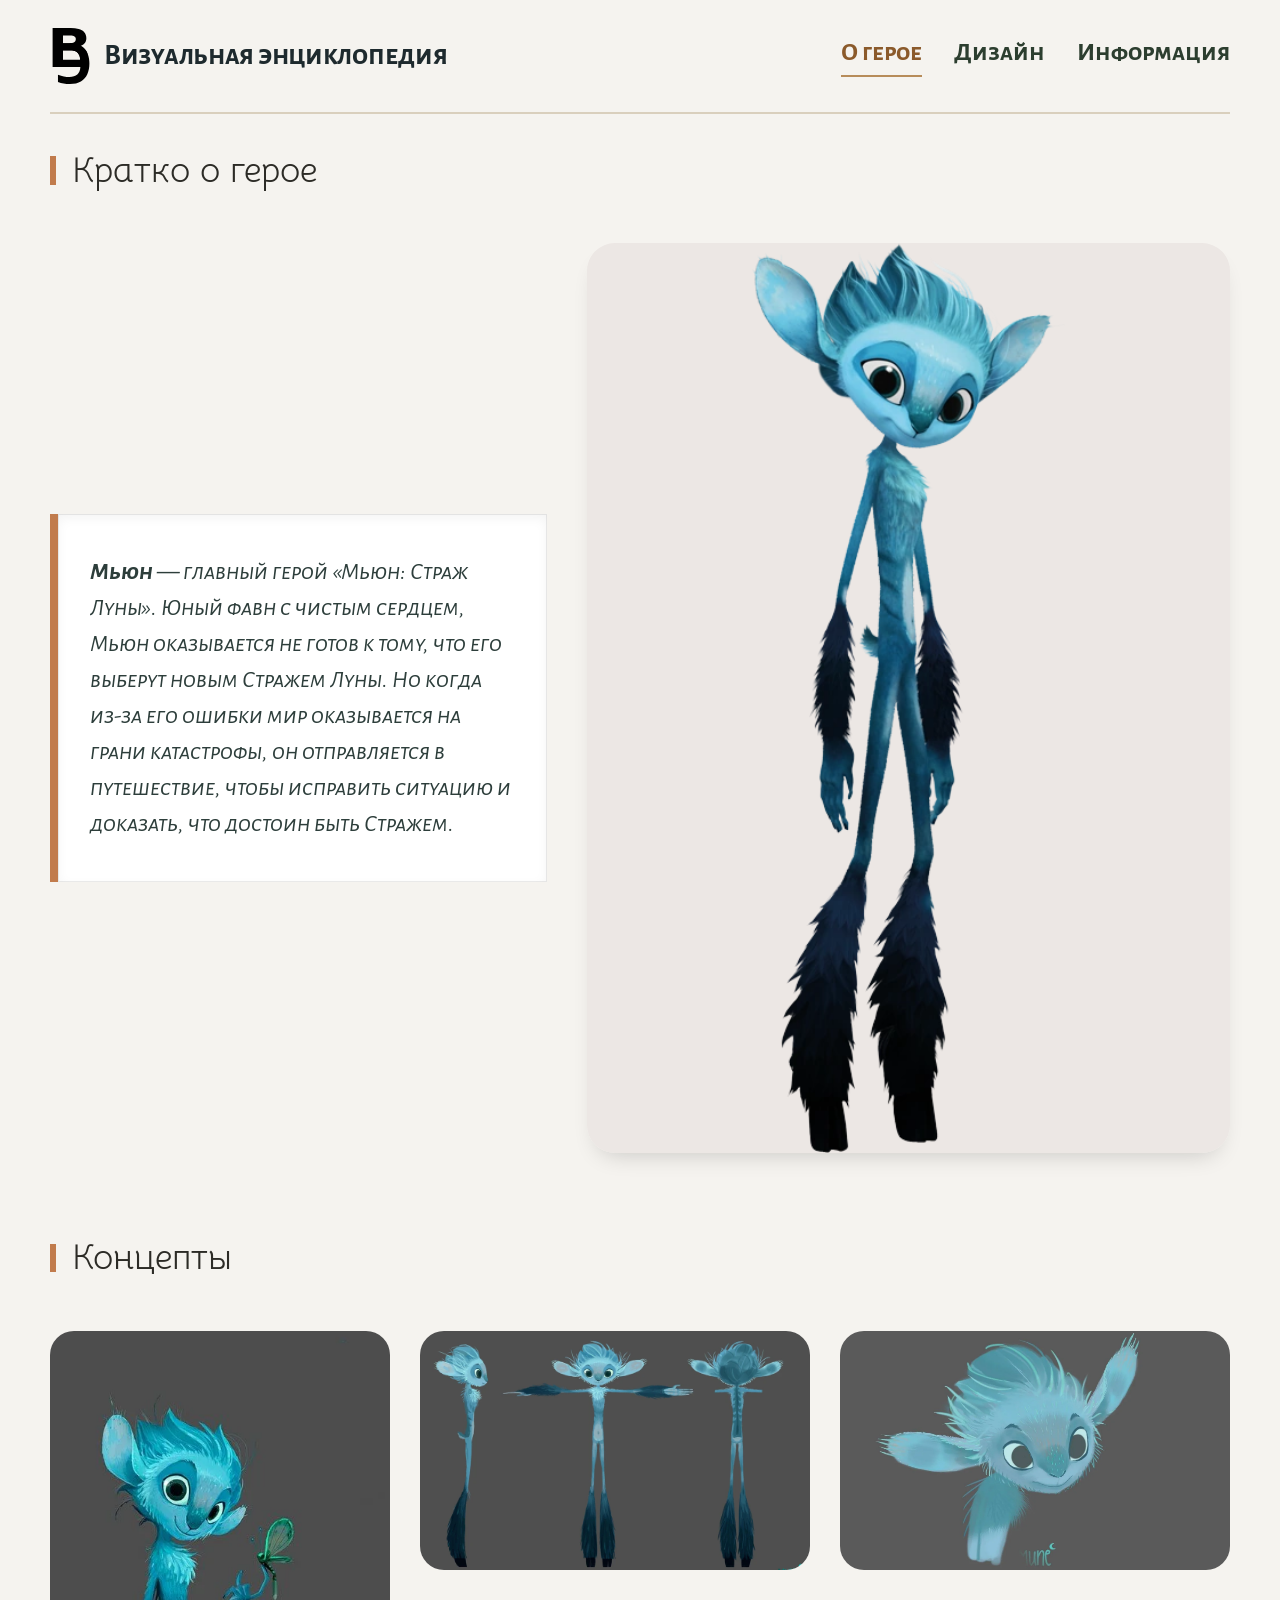
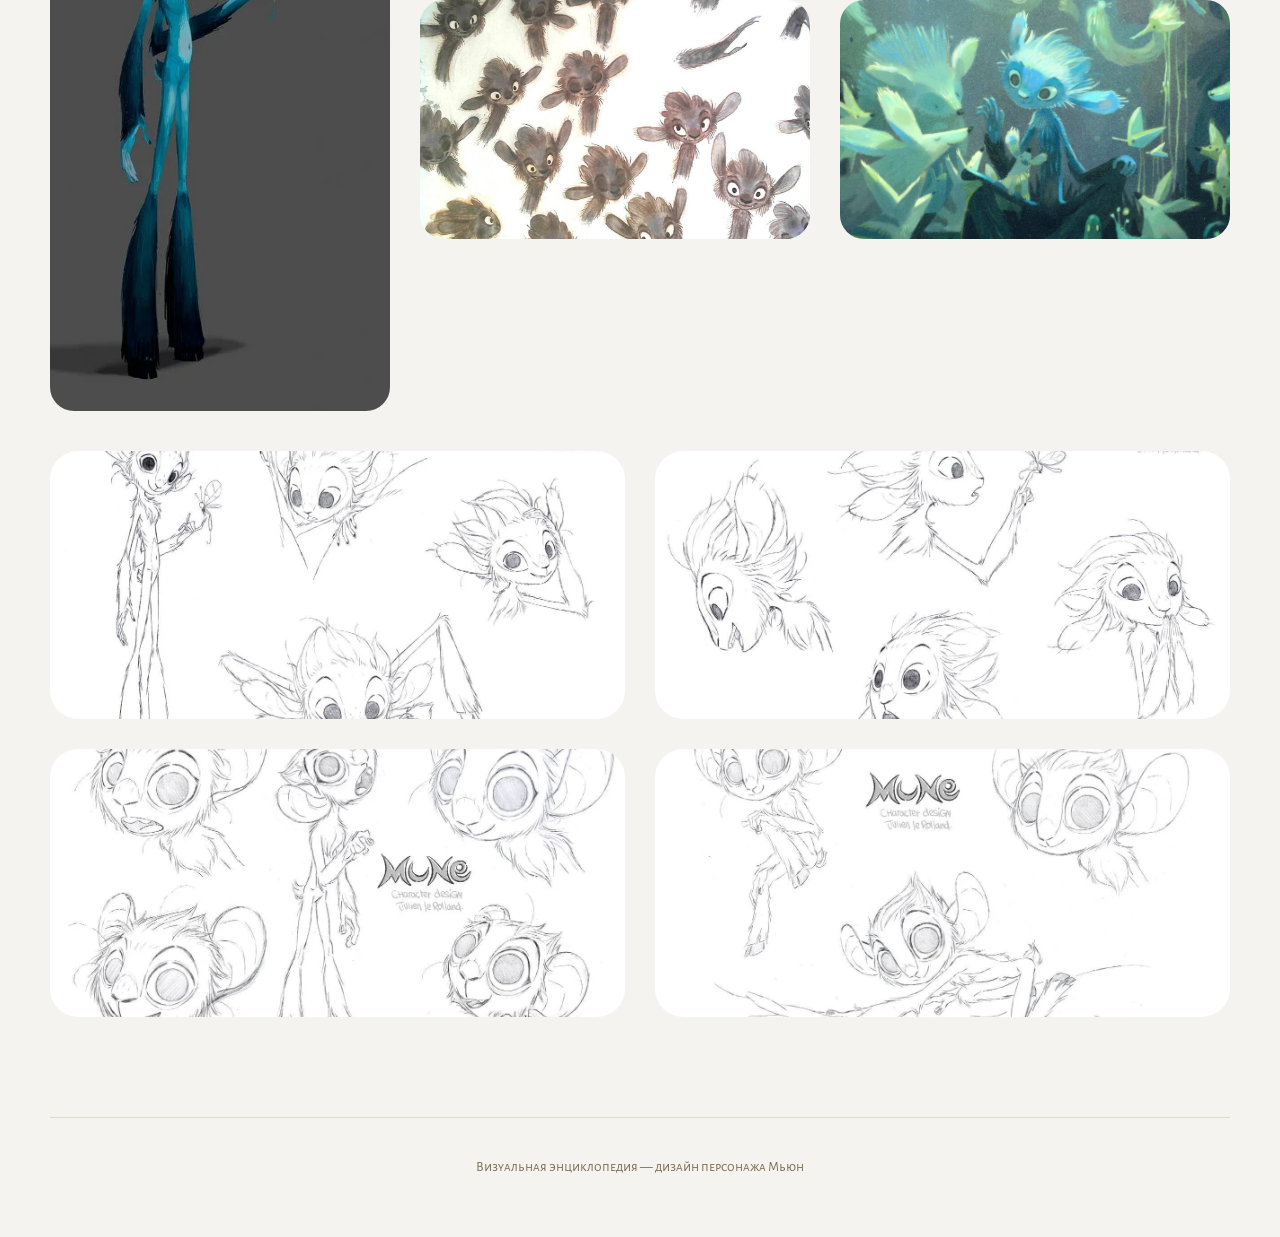
<file: index.html>
<!DOCTYPE html>
<html lang="ru">
<head>
    <meta charset="UTF-8">
    <meta name="viewport" content="width=device-width, initial-scale=1.0, viewport-fit=cover">
    <title>Визуальная энциклопедия — Мьюн</title>
    <link rel="stylesheet" href="style.css">
    <link rel="icon" type="image/svg+xml" href="img/ВЭ.svg">
    
    <!-- Шрифты -->
    <link href="https://fonts.googleapis.com/css2?family=Bellota:wght@400;700&family=Alegreya+Sans+SC:wght@400;500;700&display=swap" rel="stylesheet">
    <style>
        /* ========== УНИКАЛЬНЫЕ СТИЛИ ТОЛЬКО ДЛЯ ГЛАВНОЙ СТРАНИЦЫ ========== */
        
        /* БЛОК 1: О ГЕРОЕ */
        .hero-block {
            margin-bottom: 80px;
        }

        .hero-layout {
            display: flex;
            align-items: center;
            justify-content: space-between;
            gap: 40px;
        }

        .hero-text-card {
            flex: 1;
            background: white;
            padding: 2.5rem 2rem;
            border-left: 8px solid #c17b4c;
            box-shadow: inset 0 0 0 1px rgba(0, 0, 0, 0.08), inset 0 4px 12px rgba(0, 0, 0, 0.05);
            font-style: italic;
        }

        .hero-text-card p {
            font-size: 2rem;
            line-height: 1.5;
            color: #2d3e3b;
            font-style: italic;
        }

        .hero-image {
            flex-shrink: 0;
            width: 643px;
            height: 910px;
            border-radius: 28px;
            overflow: hidden;
            box-shadow: 0 12px 24px -12px rgba(0, 0, 0, 0.2);
            cursor: pointer;
        }

        .hero-image img {
            width: 100%;
            height: 100%;
            object-fit: contain;
            background-color: #ece7e4;
        }

        /* БЛОК 2: КОНЦЕПТЫ */
        .concepts-block {
            margin-bottom: 100px;
        }

        .concepts-grid {
            display: flex;
            flex-direction: column;
            gap: 40px;
        }

        .top-group {
            display: grid;
            grid-template-columns: auto 1fr;
            gap: 40px;
            align-items: start;
        }

        .vertical-card {
            width: 414px;
            height: 828px;
            border-radius: 24px;
            overflow: hidden;
            cursor: pointer;
        }

        .vertical-card img {
            width: 100%;
            height: 100%;
            object-fit: cover;
        }

        .four-horizontal {
            display: grid;
            grid-template-columns: repeat(2, 1fr);
            gap: 40px;
        }

        .horiz-card {
            border-radius: 24px;
            aspect-ratio: 642 / 394;
            width: 100%;
            overflow: hidden;
            cursor: pointer;
        }

        .horiz-card img {
            width: 100%;
            height: 100%;
            object-fit: cover;
        }

        .bottom-group {
            display: grid;
            grid-template-columns: repeat(2, 1fr);
            gap: 40px;
        }

        .large-card {
            border-radius: 28px;
            aspect-ratio: 643 / 300;
            width: 100%;
            overflow: hidden;
            cursor: pointer;
        }

        .large-card img {
            width: 100%;
            height: 100%;
            object-fit: cover;
        }

        /* АДАПТИВНОСТЬ ГЛАВНОЙ СТРАНИЦЫ */
        @media (max-width: 1300px) {
            .top-group, .four-horizontal, .bottom-group { gap: 30px; }
            .vertical-card { width: 340px; height: auto; aspect-ratio: 414 / 828; }
            .hero-text-card p { font-size: 1.5rem; }
        }

        @media (max-width: 1024px) {
            .hero-text-card p { font-size: 1.2rem; }
            .vertical-card { width: 280px; }
            .hero-image { width: 480px; height: auto; aspect-ratio: 643 / 910; }
        }

        @media (max-width: 768px) {
            .hero-layout {
                flex-direction: column;
                align-items: center;
                text-align: center;
            }
            .hero-image {
                width: 100%;
                max-width: 400px;
                margin: 0 auto;
                border-radius: 14px;
            }
            .hero-text-card { width: 100%; text-align: left; }
            .hero-text-card p { font-size: 1rem; }
            .top-group { grid-template-columns: 1fr; gap: 30px; }
            .vertical-card {
                width: 100%;
                max-width: 300px;
                margin: 0 auto;
                border-radius: 14px;
            }
            .bottom-group { grid-template-columns: repeat(2, 1fr); }
            .large-card, .horiz-card { border-radius: 14px; }
        }

        @media (max-width: 480px) {
            .four-horizontal, .bottom-group {
                grid-template-columns: 1fr;
                gap: 20px;
            }
            .horiz-card, .large-card { border-radius: 8px; }
            .hero-image { border-radius: 8px; }
            .hero-text-card p { font-size: 0.85rem; }
            .hero-text-card { padding: 1.2rem; }
        }

        @media (max-width: 375px) {
            .hero-image { max-width: 280px; border-radius: 5px; }
            .hero-text-card p { font-size: 0.75rem; }
            .hero-text-card { width: 200px; height: 190px; padding: 1rem; }
            .vertical-card { max-width: 220px; border-radius: 5px; }
            .four-horizontal, .bottom-group, .horiz-card, .large-card { gap: 15px; border-radius: 5px; }
        }
    </style>
</head>
<body>

<div class="container">
    <!-- НАВИГАЦИЯ -->
    <nav class="navbar">
        <div class="logo-area" id="logoClick">
            <div class="logo-placeholder">
                <img src="img/Vector.svg" alt="Логотип ВЭ">
            </div>
            <span class="logo-text">Визуальная энциклопедия</span>
        </div>
        <div class="nav-links">
            <a class="nav-link active" href="index.html">О герое</a>
            <a class="nav-link" id="navDesign" href="design.html">Дизайн</a>
            <a class="nav-link" id="navInfo" href="info.html">Информация</a>
        </div>
    </nav>
    
    <div class="nav-divider"></div>

    <!-- БЛОК 1: О ГЕРОЕ -->
    <div class="hero-block">
        <div class="section-title">Кратко о герое</div>
        <div class="hero-layout">
            <div class="hero-text-card">
                <p>
                    <strong>Мьюн</strong> — главный герой «Мьюн: Страж Луны». Юный фавн с чистым сердцем, Мьюн оказывается не готов к тому, что его выберут новым Стражем Луны. Но когда из-за его ошибки мир оказывается на грани катастрофы, он отправляется в путешествие, чтобы исправить ситуацию и доказать, что достоин быть Стражем.
                </p>
            </div>
            <div class="hero-image clickable-image">
                <img src="img/мюн.webp" alt="Мун" draggable="false">
            </div>
        </div>
    </div>

    <!-- БЛОК 2: КОНЦЕПТЫ -->
    <div class="concepts-block">
        <div class="section-title">Концепты</div>
        <div class="concepts-grid">
            
            <!-- Верхняя группа -->
            <div class="top-group">
                <div class="vertical-card clickable-image">
                    <img src="img/мюн концепт в цвете 2.webp" alt="Мюн концепт в цвете 2" draggable="false">
                </div>
                
                <div class="four-horizontal">
                    <div class="horiz-card clickable-image">
                        <img src="img/мюн референс.webp" alt="Мюн референс" draggable="false">
                    </div>
                    <div class="horiz-card clickable-image">
                        <img src="img/мюн концепт в цвете.webp" alt="Мюн концепт в цвете" draggable="false">
                    </div>
                    <div class="horiz-card clickable-image">
                        <img src="img/мюн концепт.webp" alt="Мюн концепт" draggable="false">
                    </div>
                    <div class="horiz-card clickable-image">
                        <img src="img/мюн один 5.webp" alt="Мюн один" draggable="false">
                    </div>
                </div>
            </div>

            <!-- Нижняя группа -->
            <div class="bottom-group">
                <div class="large-card clickable-image">
                    <img src="img/мюн концепт-скетч 1.webp" alt="Скетч 1" draggable="false">
                </div>
                <div class="large-card clickable-image">
                    <img src="img/мюн концепт-скетч 2.webp" alt="Скетч 2" draggable="false">
                </div>
                <div class="large-card clickable-image">
                    <img src="img/мюн концепт-скетч 3.webp" alt="Скетч 3" draggable="false">
                </div>
                <div class="large-card clickable-image">
                    <img src="img/мюн концепт-скетч 4.webp" alt="Скетч 4" draggable="false">
                </div>
            </div>
        </div>
    </div>
    
    <footer>
        <p>Визуальная энциклопедия — дизайн персонажа Мьюн</p>
    </footer>
</div>

<!-- МОДАЛЬНОЕ ОКНО (БЕЗ КНОПКИ СКАЧИВАНИЯ) -->
<div id="imageModal" class="modal">
    <span class="close-modal">&times;</span>
    <div class="modal-content">
        <div class="modal-image-container">
            <img class="modal-image" id="modalImage" alt="Полный размер">
        </div>
    </div>
</div>

<script>
    // ========== МОДАЛЬНОЕ ОКНО ==========
    const modal = document.getElementById('imageModal');
    const modalImage = document.getElementById('modalImage');
    const closeModal = document.querySelector('.close-modal');
    
    let currentImageUrl = '';
    
    // Открыть модальное окно
    function openModal(imageUrl) {
        currentImageUrl = imageUrl;
        modalImage.src = imageUrl;
        modal.style.display = 'block';
        document.body.style.overflow = 'hidden';
    }
    
    // Закрыть модальное окно
    function closeModalWindow() {
        modal.style.display = 'none';
        document.body.style.overflow = 'auto';
        modalImage.src = '';
    }
    
    // Навешиваем обработчики на все кликабельные изображения
    const clickableImages = document.querySelectorAll('.clickable-image');
    
    clickableImages.forEach(container => {
        container.addEventListener('click', () => {
            const img = container.querySelector('img');
            if (img && img.src) {
                openModal(img.src);
            }
        });
    });
    
    // Обработчики закрытия
    closeModal.addEventListener('click', closeModalWindow);
    
    modal.addEventListener('click', (e) => {
        if (e.target === modal) closeModalWindow();
    });
    
    document.addEventListener('keydown', (e) => {
        if (e.key === 'Escape' && modal.style.display === 'block') {
            closeModalWindow();
        }
    });
    
    console.log('✅ Готово! Кликайте на любую картинку для просмотра.');
</script>

</body>
</html>
</file>
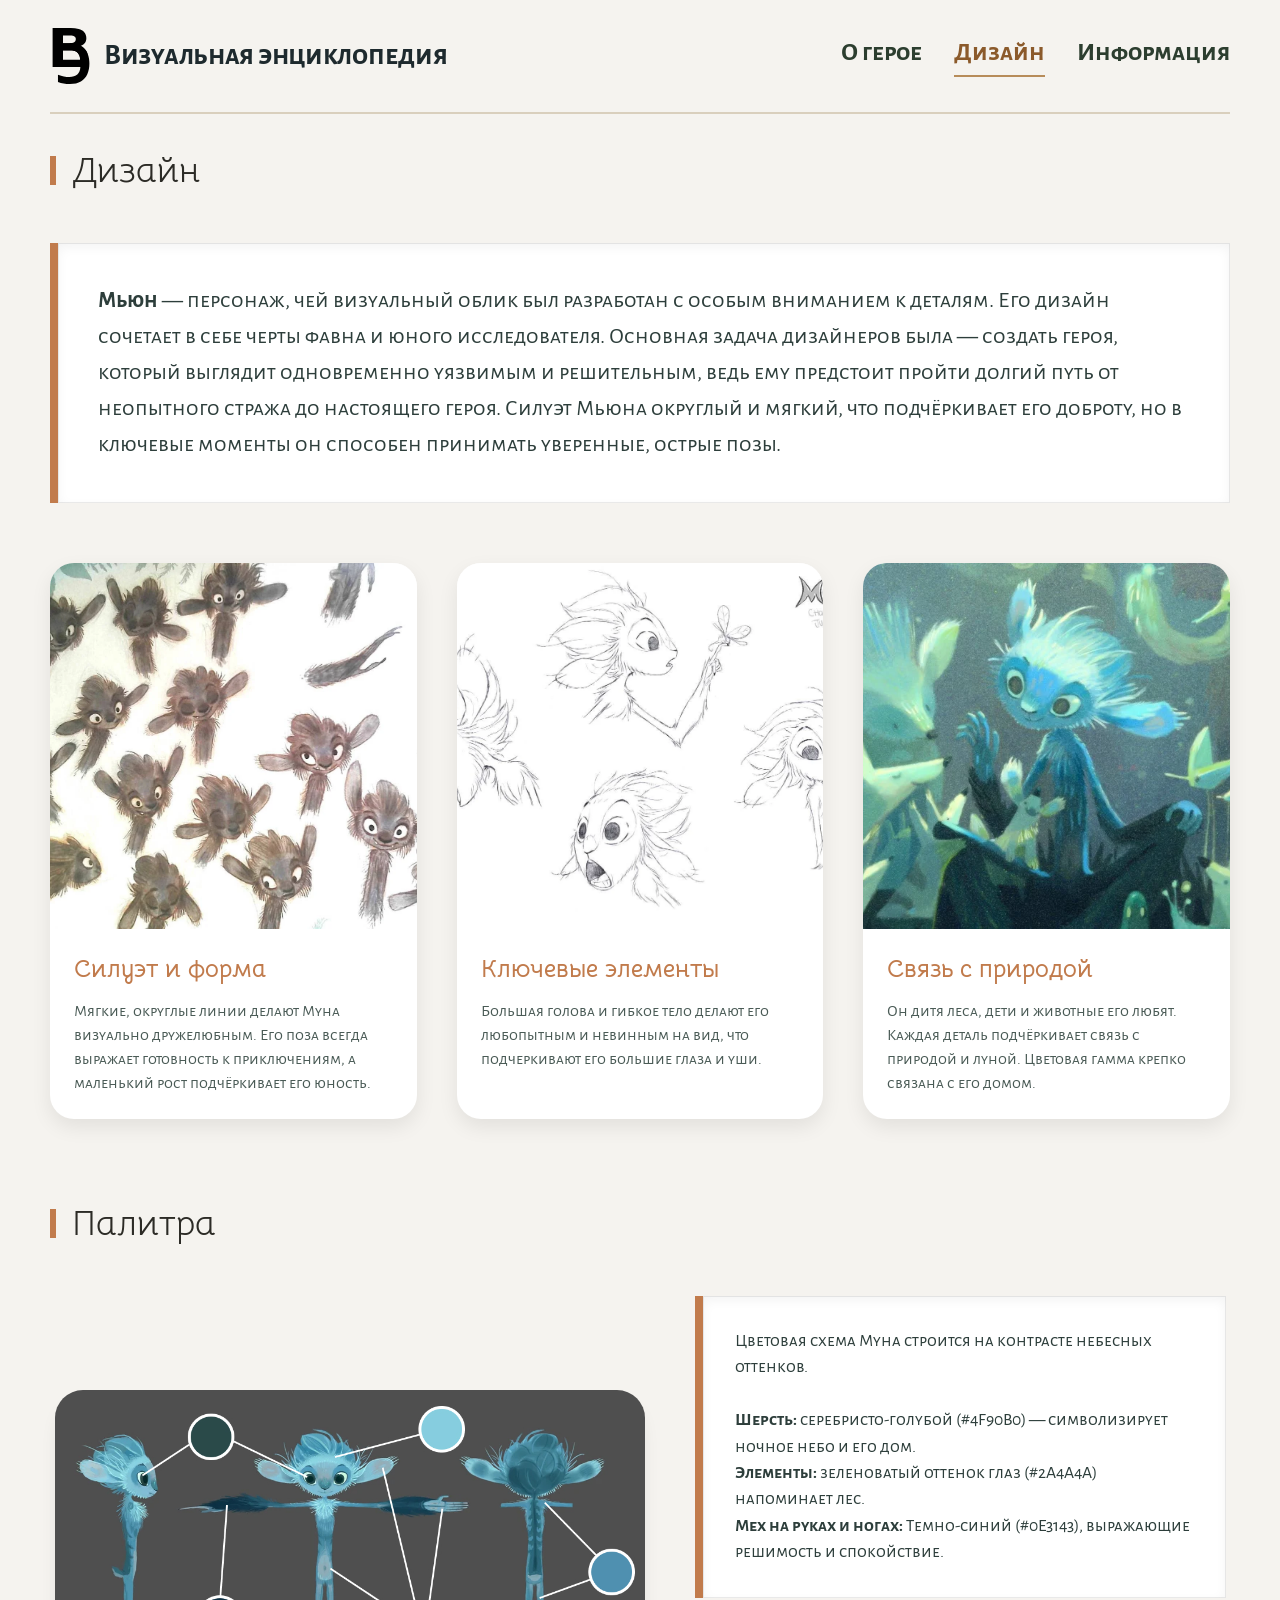
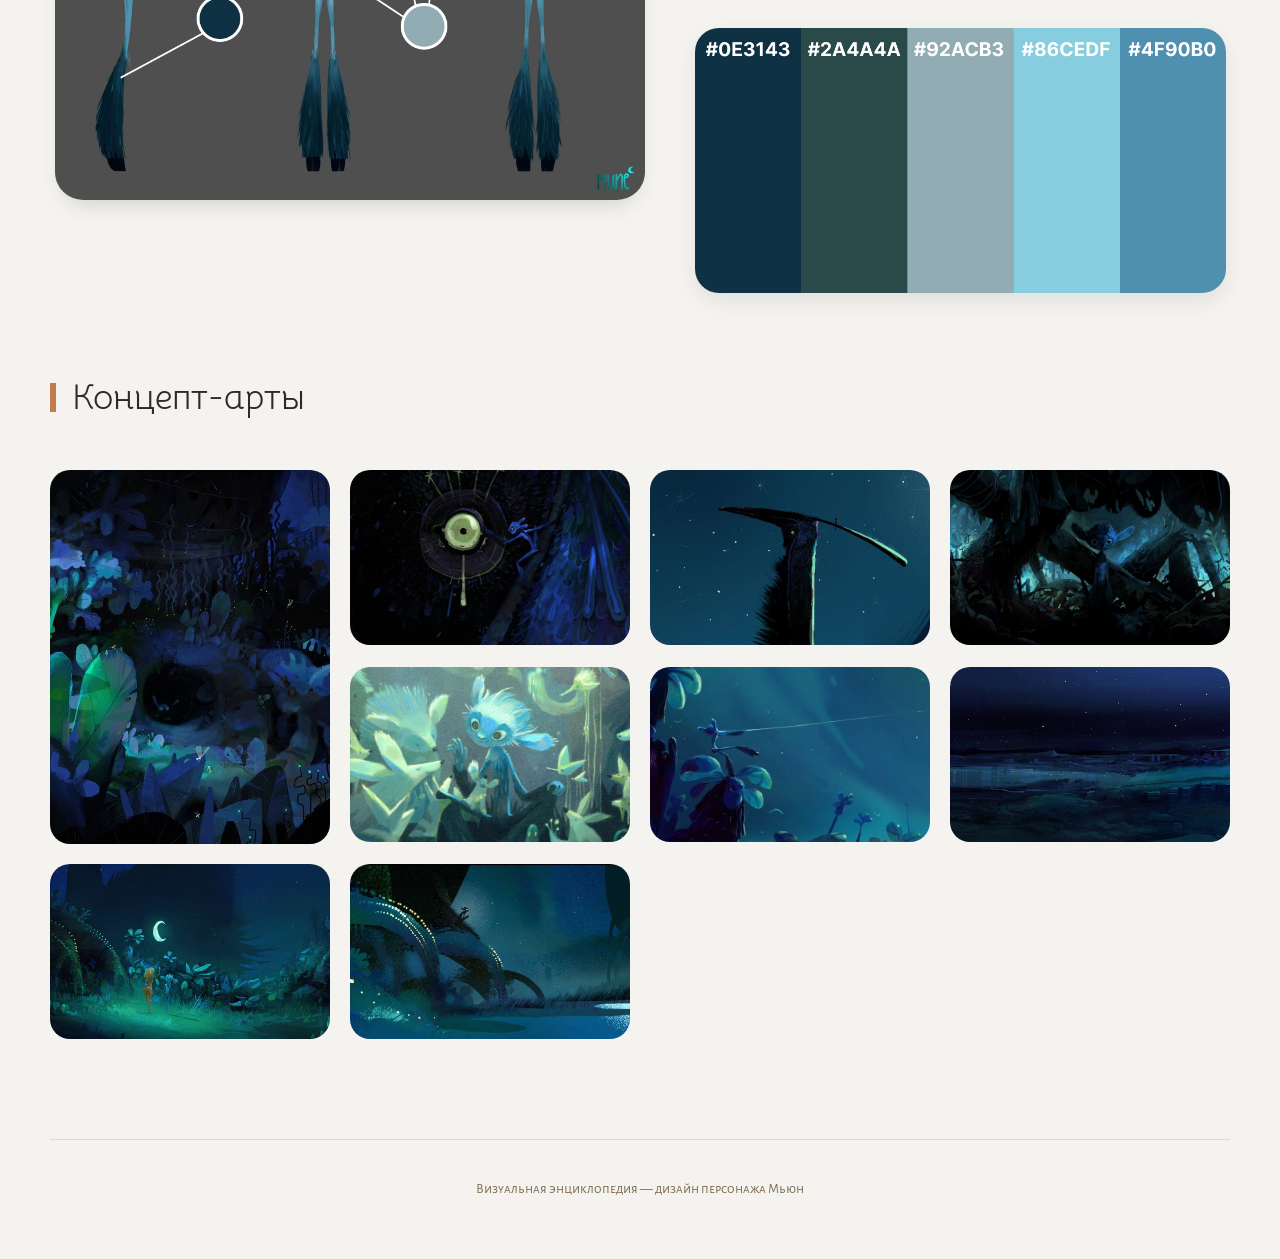
<file: design.html>
<!DOCTYPE html>
<html lang="ru">
<head>
    <meta charset="UTF-8">
    <meta name="viewport" content="width=device-width, initial-scale=1.0, viewport-fit=cover">
    <title>Визуальная энциклопедия — Дизайн персонажа</title>
    <link rel="stylesheet" href="style.css">
    <link rel="icon" type="image/svg+xml" href="img/ВЭ.svg">
    
    <!-- Шрифты -->
    <link href="https://fonts.googleapis.com/css2?family=Bellota:wght@400;700&family=Alegreya+Sans+SC:wght@400;500;700&display=swap" rel="stylesheet">
    
    <style>
        /* ========== УНИКАЛЬНЫЕ СТИЛИ ТОЛЬКО ДЛЯ СТРАНИЦЫ ДИЗАЙН ========== */
        
        /* БЛОК 1: ОПИСАНИЕ */
        .description-block {
            margin-bottom: 80px;
        }

        .full-width-text {
            background: white;
            padding: 2.5rem;
            border-left: 8px solid #c17b4c;
            box-shadow: inset 0 0 0 1px rgba(0, 0, 0, 0.08), inset 0 4px 12px rgba(0, 0, 0, 0.05);
            margin-bottom: 60px;
        }

        .full-width-text p {
            font-size: 1.4rem;
            line-height: 1.6;
            color: #2d3e3b;
        }

        /* Три колонки */
        .three-columns {
            display: grid;
            grid-template-columns: repeat(3, 1fr);
            gap: 40px;
        }

        .feature-card {
            background: white;
            border-radius: 24px;
            overflow: hidden;
            box-shadow: 0 8px 20px rgba(0, 0, 0, 0.08);
            transition: transform 0.3s ease;
        }

        .feature-image {
            width: 100%;
            aspect-ratio: 1 / 1;
            overflow: hidden;
        }

        .feature-image img {
            width: 100%;
            height: 100%;
            object-fit: cover;
        }

        .feature-text {
            padding: 1.5rem;
        }

        .feature-text h3 {
            font-family: 'Bellota', cursive;
            font-size: 1.5rem;
            color: #c17b4c;
            margin-bottom: 0.75rem;
        }

        .feature-text p {
            font-size: 1rem;
            line-height: 1.5;
            color: #4a5b56;
        }

        /* БЛОК 2: ПАЛИТРА */
        .palette-block {
            margin-bottom: 80px;
        }

        .palette-layout {
            display: flex;
            gap: 50px;
            align-items: center;
            justify-content: center;
        }

        .palette-large {
            flex: 1;
            max-width: 50%;
            border-radius: 28px;
            overflow: hidden;
            box-shadow: 0 12px 24px -12px rgba(0, 0, 0, 0.2);
        }

        .palette-large img {
            width: 100%;
            height: auto;
            display: block;
        }

        .palette-right {
            flex: 1;
            max-width: 45%;
            display: flex;
            flex-direction: column;
            gap: 30px;
        }

        .palette-description {
            background: white;
            padding: 2rem;
            border-left: 8px solid #c17b4c;
            box-shadow: inset 0 0 0 1px rgba(0, 0, 0, 0.08), inset 0 4px 12px rgba(0, 0, 0, 0.05);
        }

        .palette-description p {
            font-size: 1.1rem;
            line-height: 1.5;
            color: #2d3e3b;
        }

        .palette-code {
            border-radius: 24px;
            overflow: hidden;
            box-shadow: 0 8px 20px rgba(0, 0, 0, 0.08);
        }

        .palette-code img {
            width: 100%;
            height: auto;
            display: block;
        }

        /* БЛОК 3: ЛОКАЦИИ (ГАЛЕРЕЯ) */
        .locations-block {
            margin-bottom: 100px;
        }

        .gallery-grid {
            display: grid;
            grid-template-columns: repeat(4, 1fr);
            gap: 25px;
        }

        .gallery-item {
            position: relative;
            border-radius: 20px;
            overflow: hidden;
            cursor: pointer;
            transition: transform 0.3s ease, box-shadow 0.3s ease;
            background-color: #e8e0d4;
        }

        .gallery-item:hover {
            box-shadow: 0 12px 24px rgba(0, 0, 0, 0.12);
        }

        .gallery-item img {
            width: 100%;
            height: 100%;
            display: block;
            object-fit: cover;
        }

        .gallery-item.vertical {
            grid-row: span 2;
            aspect-ratio: 3 / 4;
        }

        .gallery-item:not(.vertical) {
            aspect-ratio: 16 / 10;
        }

        /* АДАПТИВНОСТЬ СТРАНИЦЫ ДИЗАЙН */
        @media (max-width: 1300px) {
            .gallery-grid { gap: 20px; }
        }

        @media (max-width: 1100px) {
            .gallery-grid { grid-template-columns: repeat(3, 1fr); gap: 20px; }
        }

        @media (max-width: 1024px) {
            .three-columns { gap: 25px; }
            .palette-layout { flex-direction: column; }
            .palette-large, .palette-right { max-width: 100%; width: 100%; }
            .full-width-text p { font-size: 1.2rem; }
        }

        @media (max-width: 900px) {
            .gallery-grid { grid-template-columns: repeat(2, 1fr); gap: 18px; }
        }

        @media (max-width: 768px) {
            .three-columns { grid-template-columns: 1fr; gap: 30px; }
            .full-width-text p { font-size: 1rem; }
            .full-width-text { padding: 1.5rem; }
        }

        @media (max-width: 600px) {
            .gallery-grid { grid-template-columns: 1fr; gap: 20px; }
            .gallery-item:not(.vertical) { aspect-ratio: 16 / 9; }
        }

        @media (max-width: 480px) {
            .full-width-text p { font-size: 0.9rem; }
            .full-width-text { padding: 1.2rem; }
            .feature-text h3 { font-size: 1.2rem; }
            .feature-text p { font-size: 0.85rem; }
            .palette-description p { font-size: 0.9rem; }
        }

        @media (max-width: 375px) {
            .full-width-text p { font-size: 0.8rem; }
            .full-width-text { padding: 1rem; }
        }
    </style>
</head>
<body>

<div class="container">
    <!-- НАВИГАЦИЯ -->
    <nav class="navbar">
        <a href="index.html" class="logo-area">
            <div class="logo-placeholder">
                <img src="img/Vector.svg" alt="Логотип ВЭ">
            </div>
            <span class="logo-text">Визуальная энциклопедия</span>
        </a>
        <div class="nav-links">
            <a class="nav-link" href="index.html">О герое</a>
            <a class="nav-link active" href="design.html">Дизайн</a>
            <a class="nav-link" href="info.html">Информация</a>
        </div>
    </nav>
    
    <div class="nav-divider"></div>

    <!-- БЛОК 1: ДИЗАЙН -->
    <div class="description-block">
        <div class="section-title">Дизайн</div>
        
        <div class="full-width-text">
            <p>
                <strong>Мьюн</strong> — персонаж, чей визуальный облик был разработан с особым вниманием к деталям. 
                Его дизайн сочетает в себе черты фавна и юного исследователя. 
                Основная задача дизайнеров была — создать героя, который выглядит одновременно уязвимым и решительным, 
                ведь ему предстоит пройти долгий путь от неопытного стража до настоящего героя. Силуэт Мьюна округлый и мягкий, 
                что подчёркивает его доброту, но в ключевые моменты он способен принимать уверенные, острые позы.
            </p>
        </div>

        <div class="three-columns">
            <div class="feature-card">
                <div class="feature-image">
                    <img src="img/мюн концепт.webp" alt="Силуэт и форма">
                </div>
                <div class="feature-text">
                    <h3>Силуэт и форма</h3>
                    <p>Мягкие, округлые линии делают Муна визуально дружелюбным. Его поза всегда выражает готовность к приключениям, а маленький рост подчёркивает его юность.</p>
                </div>
            </div>
            <div class="feature-card">
                <div class="feature-image">
                    <img src="img/мюн концепт-скетч 2.webp" alt="Элементы">
                </div>
                <div class="feature-text">
                    <h3>Ключевые элементы</h3>
                    <p>Большая голова и гибкое тело делают его любопытным и невинным на вид, что подчеркивают его большие глаза и уши.</p>
                </div>
            </div>
            <div class="feature-card">
                <div class="feature-image">
                    <img src="img/мюн один 5.webp" alt="Природа">
                </div>
                <div class="feature-text">
                    <h3>Связь с природой</h3>
                    <p>Он дитя леса, дети и животные его любят. Каждая деталь подчёркивает связь с природой и луной. Цветовая гамма крепко связана с его домом.</p>
                </div>
            </div>
        </div>
    </div>

    <!-- БЛОК 2: ПАЛИТРА -->
    <div class="palette-block">
        <div class="section-title">Палитра</div>
        
        <div class="palette-layout">
            <div class="palette-large">
                <img src="img/цвета.jpg" alt="Основная палитра персонажа">
            </div>
            
            <div class="palette-right">
                <div class="palette-description">
                    <p>
                        Цветовая схема Муна строится на контрасте небесных оттенков.<br><br>
                        <strong>Шерсть:</strong> серебристо-голубой (#4F90B0) — символизирует ночное небо и его дом.<br>
                        <strong>Элементы:</strong> зеленоватый оттенок глаз (#2A4A4A) напоминает лес.<br>
                        <strong>Мех на руках и ногах:</strong> Темно-синий (#0E3143), выражающие решимость и спокойствие.
                    </p>
                </div>
                <div class="palette-code">
                    <img src="img/Палитра.jpg" alt="HEX-коды палитры">
                </div>
            </div>
        </div>
    </div>

    <!-- БЛОК 3: ЛОКАЦИИ (ГАЛЕРЕЯ) -->
    <div class="locations-block">
        <div class="section-title">Концепт-арты</div>
        
        <div class="gallery-grid">
            <!-- Вертикальная картинка -->
            <div class="gallery-item vertical">
                <img src="img/мюн окружение 4.webp" alt="Вертикальная локация" draggable="false">
            </div>
            <!-- Квадратная и горизонтальные картинки -->
            <div class="gallery-item">
                <img src="img/мюн один 3.webp" alt="Локация 1" draggable="false">
            </div>
            <div class="gallery-item">
                <img src="img/мюн один 2.webp" alt="Локация 2" draggable="false">
            </div>
            <div class="gallery-item">
                <img src="img/мюн один 4.webp" alt="Локация 3" draggable="false">
            </div>
            <div class="gallery-item">
                <img src="img/мюн один 5.webp" alt="Локация 4" draggable="false">
            </div>
            <div class="gallery-item">
                <img src="img/мюн один 6.webp" alt="Локация 5" draggable="false">
            </div>
            <div class="gallery-item">
                <img src="img/мюн окружение 2.webp" alt="Локация 6" draggable="false">
            </div>
            <div class="gallery-item">
                <img src="img/мюн окружение 3.webp" alt="Локация 7" draggable="false">
            </div>
            <div class="gallery-item">
                <img src="img/мюн окружение 5.webp" alt="Локация 8" draggable="false">
            </div>
        </div>
    </div>
    
    <footer>
        <p>Визуальная энциклопедия — дизайн персонажа Мьюн</p>
    </footer>
</div>

<!-- МОДАЛЬНОЕ ОКНО -->
<div id="imageModal" class="modal">
    <span class="close-modal">&times;</span>
    <div class="modal-content">
        <div class="modal-image-container">
            <img class="modal-image" id="modalImage" alt="Полный размер">
        </div>
    </div>
</div>

<script>
    const modal = document.getElementById('imageModal');
    const modalImage = document.getElementById('modalImage');
    const closeModal = document.querySelector('.close-modal');
    
    const clickableItems = document.querySelectorAll('.feature-image, .palette-large, .palette-code, .gallery-item');
    
    function openModal(imageUrl) {
        modalImage.src = imageUrl;
        modal.style.display = 'block';
        document.body.style.overflow = 'hidden';
    }
    
    function closeModalWindow() {
        modal.style.display = 'none';
        document.body.style.overflow = 'auto';
        modalImage.src = '';
    }
    
    clickableItems.forEach(item => {
        item.addEventListener('click', () => {
            const img = item.querySelector('img');
            if (img && img.src) openModal(img.src);
        });
    });
    
    closeModal.addEventListener('click', closeModalWindow);
    modal.addEventListener('click', (e) => { if (e.target === modal) closeModalWindow(); });
    document.addEventListener('keydown', (e) => { if (e.key === 'Escape' && modal.style.display === 'block') closeModalWindow(); });
</script>

</body>
</html>
</file>
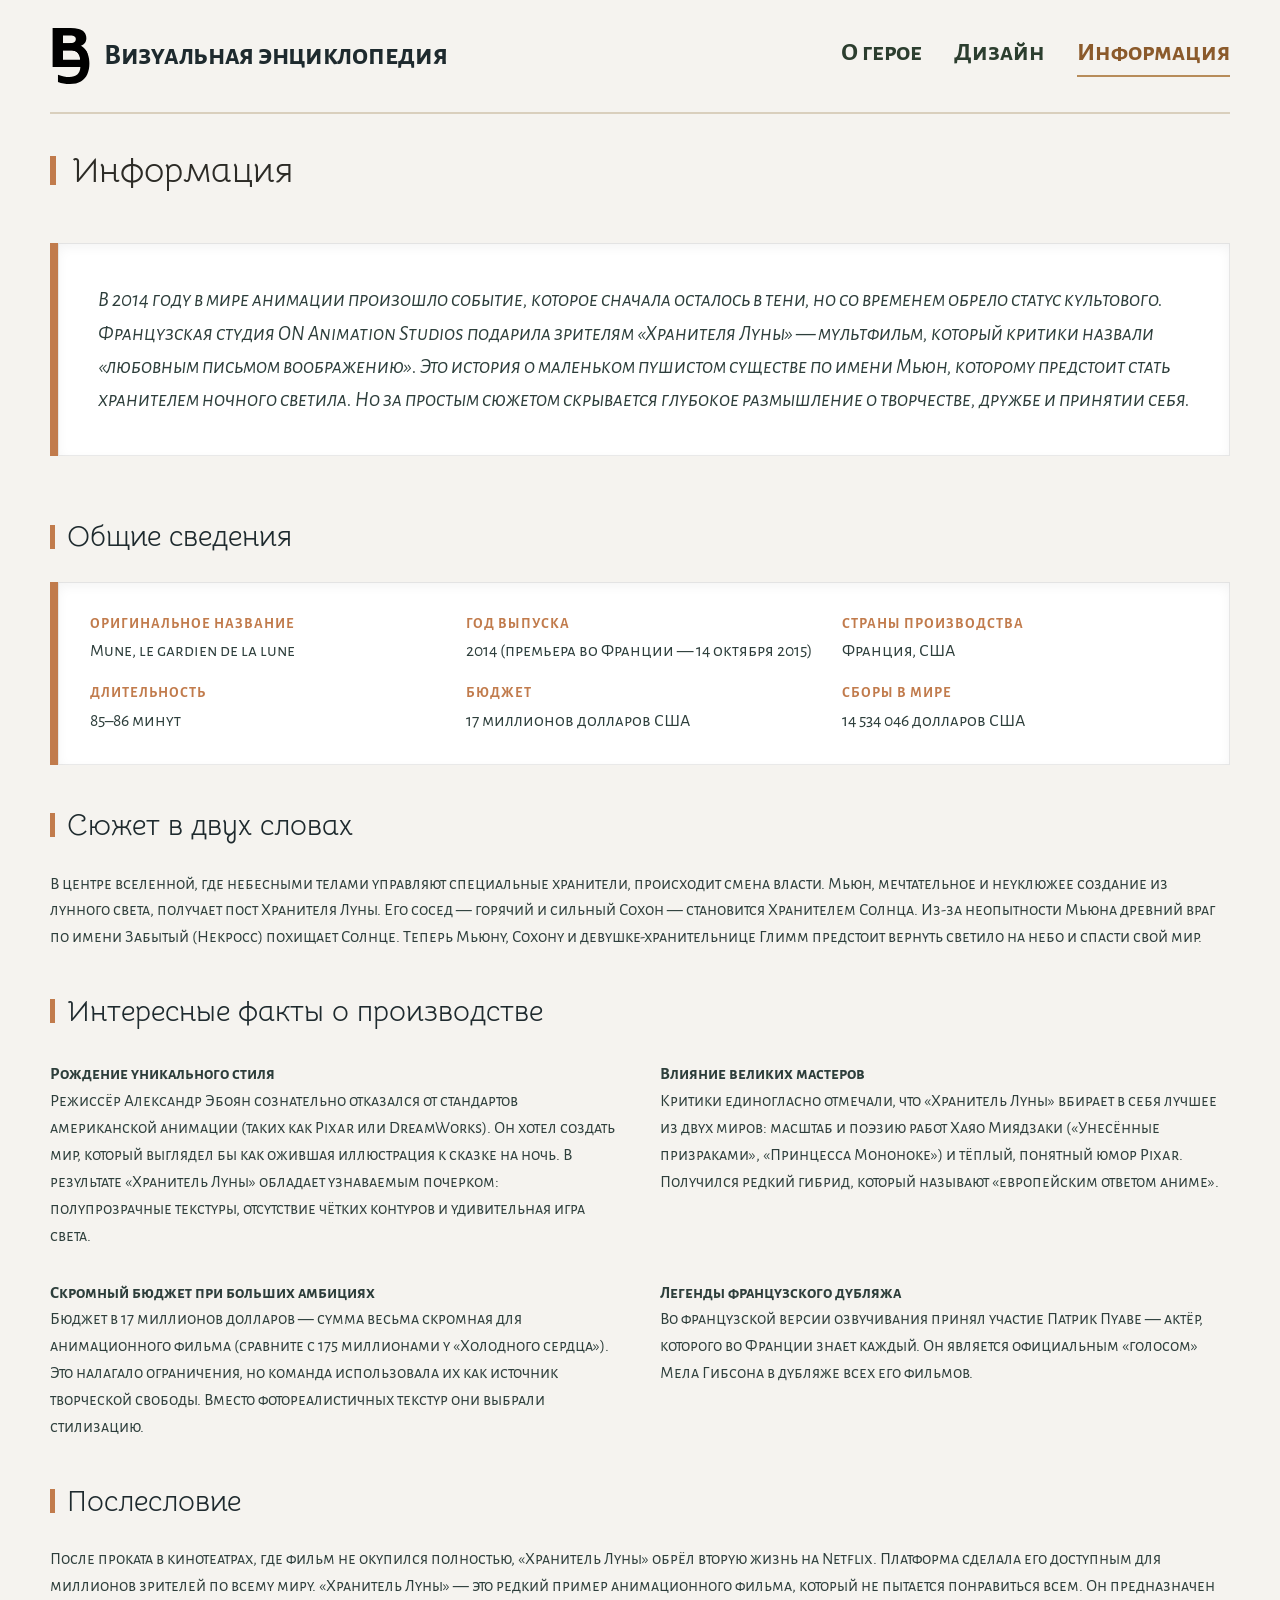
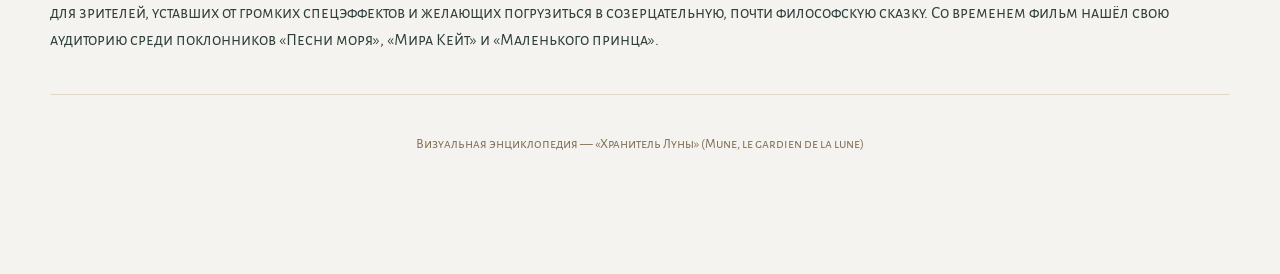
<file: info.html>
<!DOCTYPE html>
<html lang="ru">
<head>
    <meta charset="UTF-8">
    <meta name="viewport" content="width=device-width, initial-scale=1.0, viewport-fit=cover">
    <title>Визуальная энциклопедия — Информация о фильме</title>
    
    <link rel="icon" type="image/svg+xml" href="img/ВЭ.svg">
    
    <!-- Шрифты -->
    <link href="https://fonts.googleapis.com/css2?family=Bellota:wght@400;700&family=Alegreya+Sans+SC:wght@400;500;700&display=swap" rel="stylesheet">
    
    <!-- Общие стили -->
    <link rel="stylesheet" href="style.css">
    
    <style>
        /* ========== УНИКАЛЬНЫЕ СТИЛИ ДЛЯ СТРАНИЦЫ ИНФОРМАЦИЯ ========== */
        
        .info-block {
            margin-bottom: 60px;
        }
        
        /* Вступительный текст (цитата/лид) */
        .lead-text {
            background: white;
            padding: 2.5rem;
            border-left: 8px solid #c17b4c;
            box-shadow: inset 0 0 0 1px rgba(0, 0, 0, 0.08), inset 0 4px 12px rgba(0, 0, 0, 0.05);
            margin-bottom: 60px;
            font-style: italic;
        }
        
        .lead-text p {
            font-size: 1.3rem;
            line-height: 1.6;
            color: #2d3e3b;
        }
        
        /* Подзаголовки внутри блока — ЧЁРНЫЙ ЦВЕТ, БЕЗ ИКОНОК */
        .info-subtitle {
            font-family: 'Bellota', cursive;
            font-weight: 400;
            font-size: 1.8rem;
            margin: 40px 0 25px 0;
            color: #1e2a2e;
            display: flex;
            align-items: center;
            gap: 12px;
        }
        
        .info-subtitle::before {
            content: '';
            display: inline-block;
            width: 5px;
            height: 1.5rem;
            background-color: #c17b4c;
        }
        
        /* Карточка с общей информацией (сетка) */
        .facts-grid {
            display: grid;
            grid-template-columns: repeat(auto-fill, minmax(320px, 1fr));
            gap: 20px;
            background: white;
            padding: 2rem;
            border-left: 8px solid #c17b4c;
            box-shadow: inset 0 0 0 1px rgba(0, 0, 0, 0.08), inset 0 4px 12px rgba(0, 0, 0, 0.05);
            margin-bottom: 30px;
        }
        
        .fact-item {
            display: flex;
            flex-direction: column;
            gap: 5px;
        }
        
        .fact-label {
            font-weight: 700;
            color: #c17b4c;
            font-size: 0.9rem;
            text-transform: uppercase;
            letter-spacing: 1px;
        }
        
        .fact-value {
            font-size: 1.1rem;
            color: #2d3e3b;
        }
        
        /* Обычный текст */
        .info-text {
            font-size: 1.05rem;
            line-height: 1.6;
            color: #2d3e3b;
            margin-bottom: 20px;
        }
        
        /* Две колонки для интересных фактов */
        .two-columns {
            display: grid;
            grid-template-columns: repeat(2, 1fr);
            gap: 40px;
            margin: 30px 0;
        }
        
        .two-columns .info-text {
            margin-bottom: 0;
        }
        
        /* Разделитель */
        .divider-light {
            height: 1px;
            background: #d9cfbd;
            margin: 40px 0;
        }
        
        /* Заключительная фраза */
        .closing {
            text-align: center;
            padding: 40px;
            background: white;
            border-left: 8px solid #c17b4c;
            box-shadow: inset 0 0 0 1px rgba(0, 0, 0, 0.08), inset 0 4px 12px rgba(0, 0, 0, 0.05);
            margin-top: 50px;
        }
        
        .closing p {
            font-size: 1.3rem;
            line-height: 1.5;
            color: #2d3e3b;
            font-style: italic;
        }
        
        /* Список рекомендаций */
        .info-list {
            margin: 15px 0 15px 25px;
            list-style: none;
        }
        
        .info-list li {
            font-size: 1.05rem;
            line-height: 1.7;
            color: #2d3e3b;
            margin-bottom: 8px;
            position: relative;
            padding-left: 20px;
        }
        
        .info-list li::before {
            content: '✦';
            position: absolute;
            left: 0;
            color: #c17b4c;
        }
        
        /* Адаптивность */
        @media (max-width: 768px) {
            .lead-text p { font-size: 1rem; }
            .info-subtitle { font-size: 1.5rem; margin: 30px 0 20px 0; }
            .two-columns { grid-template-columns: 1fr; gap: 25px; }
            .facts-grid { grid-template-columns: 1fr; gap: 15px; }
            .fact-value { font-size: 0.95rem; }
            .info-text { font-size: 0.95rem; }
            .closing p { font-size: 1.1rem; }
        }
        
        @media (max-width: 480px) {
            .lead-text { padding: 1.5rem; }
            .lead-text p { font-size: 0.9rem; }
            .info-subtitle { font-size: 1.3rem; }
            .facts-grid { padding: 1.2rem; }
            .fact-label { font-size: 0.75rem; }
            .fact-value { font-size: 0.85rem; }
            .info-text { font-size: 0.85rem; }
            .closing { padding: 1.5rem; }
            .closing p { font-size: 0.95rem; }
            .info-list li { font-size: 0.85rem; }
        }
    </style>
</head>
<body>

<div class="container">
    <!-- НАВИГАЦИЯ -->
    <nav class="navbar">
        <a href="index.html" class="logo-area">
            <div class="logo-placeholder">
                <img src="img/Vector.svg" alt="Логотип ВЭ">
            </div>
            <span class="logo-text">Визуальная энциклопедия</span>
        </a>
        <div class="nav-links">
            <a class="nav-link" href="index.html">О герое</a>
            <a class="nav-link" href="design.html">Дизайн</a>
            <a class="nav-link active" href="info.html">Информация</a>
        </div>
    </nav>
    
    <div class="nav-divider"></div>

    <!-- СТРАНИЦА ИНФОРМАЦИЯ -->
    <div class="info-block">
        <div class="section-title">Информация</div>
        
        <!-- Вступительный текст -->
        <div class="lead-text">
            <p>
                В 2014 году в мире анимации произошло событие, которое сначала осталось в тени, 
                но со временем обрело статус культового. Французская студия ON Animation Studios 
                подарила зрителям «Хранителя Луны» — мультфильм, который критики назвали 
                «любовным письмом воображению». Это история о маленьком пушистом существе по имени Мьюн, 
                которому предстоит стать хранителем ночного светила. Но за простым сюжетом скрывается 
                глубокое размышление о творчестве, дружбе и принятии себя.
            </p>
        </div>
        
        <!-- Общие сведения -->
        <div class="info-subtitle">Общие сведения</div>
        <div class="facts-grid">
            <div class="fact-item">
                <span class="fact-label">Оригинальное название</span>
                <span class="fact-value">Mune, le gardien de la lune</span>
            </div>
            <div class="fact-item">
                <span class="fact-label">Год выпуска</span>
                <span class="fact-value">2014 (премьера во Франции — 14 октября 2015)</span>
            </div>
            <div class="fact-item">
                <span class="fact-label">Страны производства</span>
                <span class="fact-value">Франция, США</span>
            </div>
            <div class="fact-item">
                <span class="fact-label">Длительность</span>
                <span class="fact-value">85–86 минут</span>
            </div>
            <div class="fact-item">
                <span class="fact-label">Бюджет</span>
                <span class="fact-value">17 миллионов долларов США</span>
            </div>
            <div class="fact-item">
                <span class="fact-label">Сборы в мире</span>
                <span class="fact-value">14 534 046 долларов США</span>
            </div>
        </div>
        
        <!-- Сюжет в двух словах -->
        <div class="info-subtitle">Сюжет в двух словах</div>
        <div class="info-text">
            В центре вселенной, где небесными телами управляют специальные хранители, происходит смена власти. 
            Мьюн, мечтательное и неуклюжее создание из лунного света, получает пост Хранителя Луны. 
            Его сосед — горячий и сильный Сохон — становится Хранителем Солнца. Из-за неопытности Мьюна 
            древний враг по имени Забытый (Некросс) похищает Солнце. Теперь Мьюну, Сохону и девушке-хранительнице 
            Глимм предстоит вернуть светило на небо и спасти свой мир.
        </div>
        
        <!-- Интересные факты о производстве -->
        <div class="info-subtitle">Интересные факты о производстве</div>
        
        <div class="two-columns">
            <div class="info-text">
                <strong>Рождение уникального стиля</strong><br>
                Режиссёр Александр Эбоян сознательно отказался от стандартов американской анимации 
                (таких как Pixar или DreamWorks). Он хотел создать мир, который выглядел бы как ожившая 
                иллюстрация к сказке на ночь. В результате «Хранитель Луны» обладает узнаваемым почерком: 
                полупрозрачные текстуры, отсутствие чётких контуров и удивительная игра света.
            </div>
            <div class="info-text">
                <strong>Влияние великих мастеров</strong><br>
                Критики единогласно отмечали, что «Хранитель Луны» вбирает в себя лучшее из двух миров: 
                масштаб и поэзию работ Хаяо Миядзаки («Унесённые призраками», «Принцесса Мононоке») 
                и тёплый, понятный юмор Pixar. Получился редкий гибрид, который называют 
                «европейским ответом аниме».
            </div>
        </div>
        
        <div class="two-columns">
            <div class="info-text">
                <strong>Скромный бюджет при больших амбициях</strong><br>
                Бюджет в 17 миллионов долларов — сумма весьма скромная для анимационного фильма 
                (сравните с 175 миллионами у «Холодного сердца»). Это налагало ограничения, но команда 
                использовала их как источник творческой свободы. Вместо фотореалистичных текстур они выбрали стилизацию.
            </div>
            <div class="info-text">
                <strong>Легенды французского дубляжа</strong><br>
                Во французской версии озвучивания принял участие Патрик Пуаве — актёр, которого во Франции 
                знает каждый. Он является официальным «голосом» Мела Гибсона в дубляже всех его фильмов.
            </div>
        </div>
        
        <!-- ВСЁ ОСТАЛЬНОЕ ВМЕСТЕ (без разделения) -->
        <div class="info-subtitle">Послесловие</div>
        <div class="info-text">
            После проката в кинотеатрах, где фильм не окупился полностью, «Хранитель Луны» обрёл вторую жизнь 
            на Netflix. Платформа сделала его доступным для миллионов зрителей по всему миру. 
            «Хранитель Луны» — это редкий пример анимационного фильма, который не пытается понравиться всем. 
            Он предназначен для зрителей, уставших от громких спецэффектов и желающих погрузиться в созерцательную, 
            почти философскую сказку. Со временем фильм нашёл свою аудиторию среди поклонников 
            «Песни моря», «Мира Кейт» и «Маленького принца».
        </div>
    
    <footer>
        <p>Визуальная энциклопедия — «Хранитель Луны» (Mune, le gardien de la lune)</p>
    </footer>
</div>

<!-- МОДАЛЬНОЕ ОКНО -->
<div id="imageModal" class="modal">
    <span class="close-modal">&times;</span>
    <div class="modal-content">
        <div class="modal-image-container">
            <img class="modal-image" id="modalImage" alt="Полный размер">
        </div>
    </div>
</div>

<script>
    const modal = document.getElementById('imageModal');
    const modalImage = document.getElementById('modalImage');
    const closeModal = document.querySelector('.close-modal');
    
    function closeModalWindow() {
        modal.style.display = 'none';
        document.body.style.overflow = 'auto';
        modalImage.src = '';
    }
    
    closeModal.addEventListener('click', closeModalWindow);
    modal.addEventListener('click', (e) => { if (e.target === modal) closeModalWindow(); });
    document.addEventListener('keydown', (e) => { if (e.key === 'Escape' && modal.style.display === 'block') closeModalWindow(); });
</script>

</body>
</html>
</file>
<file: style.css>
/* ========== БАЗОВЫЕ СТИЛИ ========== */
* {
    margin: 0;
    padding: 0;
    box-sizing: border-box;
}

body {
    background-color: #f5f3ef;
    font-family: 'Alegreya Sans SC', sans-serif;
    font-weight: 400;
    line-height: 1.4;
}

.container {
    max-width: 1960px;
    margin: 0 auto;
    padding: 0 70px;
}

/* ========== НАВИГАЦИЯ ========== */
.navbar {
    display: flex;
    align-items: center;
    justify-content: space-between;
    flex-wrap: wrap;
    gap: 20px;
    padding: 28px 0 20px 0;
}

.logo-area {
    display: flex;
    align-items: center;
    gap: 12px;
    cursor: default;
    pointer-events: none;
    user-select: none;
    -webkit-user-select: none;
    text-decoration: none;
}

.logo-placeholder {
    display: flex;
    width: 42px;
    height: 56px;
}

.logo-placeholder img {
    width: 100%;
    height: auto;
}

.logo-text {
    font-size: 1.8rem;
    font-weight: 600;
    letter-spacing: -0.01em;
    color: #1e2a2e;
}

.nav-links {
    display: flex;
    gap: 2rem;
}

.nav-link {
    font-size: 1.6rem;
    font-weight: 600;
    color: #2c3e2f;
    text-decoration: none;
    cursor: pointer;
    border-bottom: 2px solid transparent;
    transition: 0.2s;
    padding-bottom: 4px;
}

.nav-link:hover {
    border-bottom-color: #b78c5a;
    color: #8b5a2b;
}

.nav-link.active {
    border-bottom-color: #b78c5a;
    color: #8b5a2b;
}

.nav-divider {
    width: 100%;
    height: 2px;
    background: #d9cfbd;
    margin: 8px 0 32px 0;
}

/* ========== ЗАГОЛОВКИ ========== */
.section-title {
    font-family: 'Bellota', cursive;
    font-weight: 400;
    font-size: 2.2rem;
    margin-bottom: 48px;
    color: #2c2b26;
    display: flex;
    align-items: center;
    gap: 16px;
}

.section-title::before {
    content: '';
    display: inline-block;
    width: 6px;
    height: 1.8rem;
    background-color: #c17b4c;
}

/* ========== МОДАЛЬНОЕ ОКНО ========== */
.modal {
    display: none;
    position: fixed;
    z-index: 1000;
    left: 0;
    top: 0;
    width: 100%;
    height: 100%;
    background-color: rgba(0, 0, 0, 0.95);
    backdrop-filter: blur(8px);
    animation: fadeIn 0.3s ease;
}

@keyframes fadeIn {
    from { opacity: 0; }
    to { opacity: 1; }
}

@keyframes zoomIn {
    from { transform: scale(0.9); opacity: 0; }
    to { transform: scale(1); opacity: 1; }
}

.modal-content {
    position: relative;
    margin: auto;
    display: flex;
    align-items: center;
    justify-content: center;
    width: 95%;
    height: 95%;
    top: 50%;
    transform: translateY(-50%);
}

.modal-image-container {
    max-width: 95%;
    max-height: 90%;
    display: flex;
    align-items: center;
    justify-content: center;
}

.modal-image {
    max-width: 95vw !important;
    max-height: 90vh !important;
    width: auto !important;
    height: auto !important;
    object-fit: contain;
    border-radius: 16px;
    box-shadow: 0 8px 32px rgba(0, 0, 0, 0.3);
    animation: zoomIn 0.3s ease;
}

.close-modal {
    position: fixed;
    top: 30px;
    right: 30px;
    color: white;
    font-size: 48px;
    font-weight: bold;
    cursor: pointer;
    transition: 0.3s;
    z-index: 1001;
    width: 50px;
    height: 50px;
    display: flex;
    align-items: center;
    justify-content: center;
    background: rgba(0, 0, 0, 0.5);
    border-radius: 50%;
    backdrop-filter: blur(4px);
}

.close-modal:hover {
    color: #ccc;
    transform: scale(1.1);
    background: rgba(0, 0, 0, 0.7);
}

/* ========== ЗАЩИТА ИЗОБРАЖЕНИЙ ========== */
img {
    -webkit-user-drag: none;
    user-select: none;
    pointer-events: none;
}

/* ========== ФУТЕР ========== */
footer {
    text-align: center;
    padding: 40px 20px 60px;
    font-size: 0.85rem;
    color: #7f6e54;
    border-top: 1px solid #e2d9cd;
    margin-top: 40px;
}

/* ========== ОБЩАЯ АДАПТИВНОСТЬ (НАВИГАЦИЯ, МОДАЛКА, КОНТЕЙНЕР) ========== */
@media (max-width: 1300px) {
    .container { padding: 0 50px; }
}

@media (max-width: 1024px) {
    .container { padding: 0 40px; }
    .section-title { font-size: 2rem; }
}

@media (max-width: 768px) {
    .container { padding: 0 30px; }
    .section-title { font-size: 1.8rem; margin-bottom: 35px; }
    .navbar {
        flex-direction: column;
        align-items: flex-start;
    }
    .nav-links { gap: 1.5rem; }
    .nav-link { font-size: 1.2rem; }
    .logo-text { font-size: 1.4rem; }
    .close-modal { width: 44px; height: 44px; font-size: 36px; top: 20px; right: 20px; }
}

@media (max-width: 480px) {
    .container { padding: 0 20px; }
    .section-title { font-size: 1.4rem; margin-bottom: 28px; }
    .section-title::before { height: 1.2rem; width: 4px; }
    .logo-text { font-size: 1.2rem; }
    .logo-placeholder { width: 32px; height: 42px; }
    .nav-link { font-size: 1rem; }
    .nav-links { gap: 1rem; }
    .close-modal { width: 38px; height: 38px; font-size: 28px; top: 15px; right: 15px; }
}

@media (max-width: 375px) {
    .container { padding: 0 15px; }
    .section-title { font-size: 1.2rem; }
    .logo-text { font-size: 1rem; }
    .nav-link { font-size: 0.9rem; }
    .close-modal { width: 32px; height: 32px; font-size: 24px; top: 12px; right: 12px; }
}
</file>
